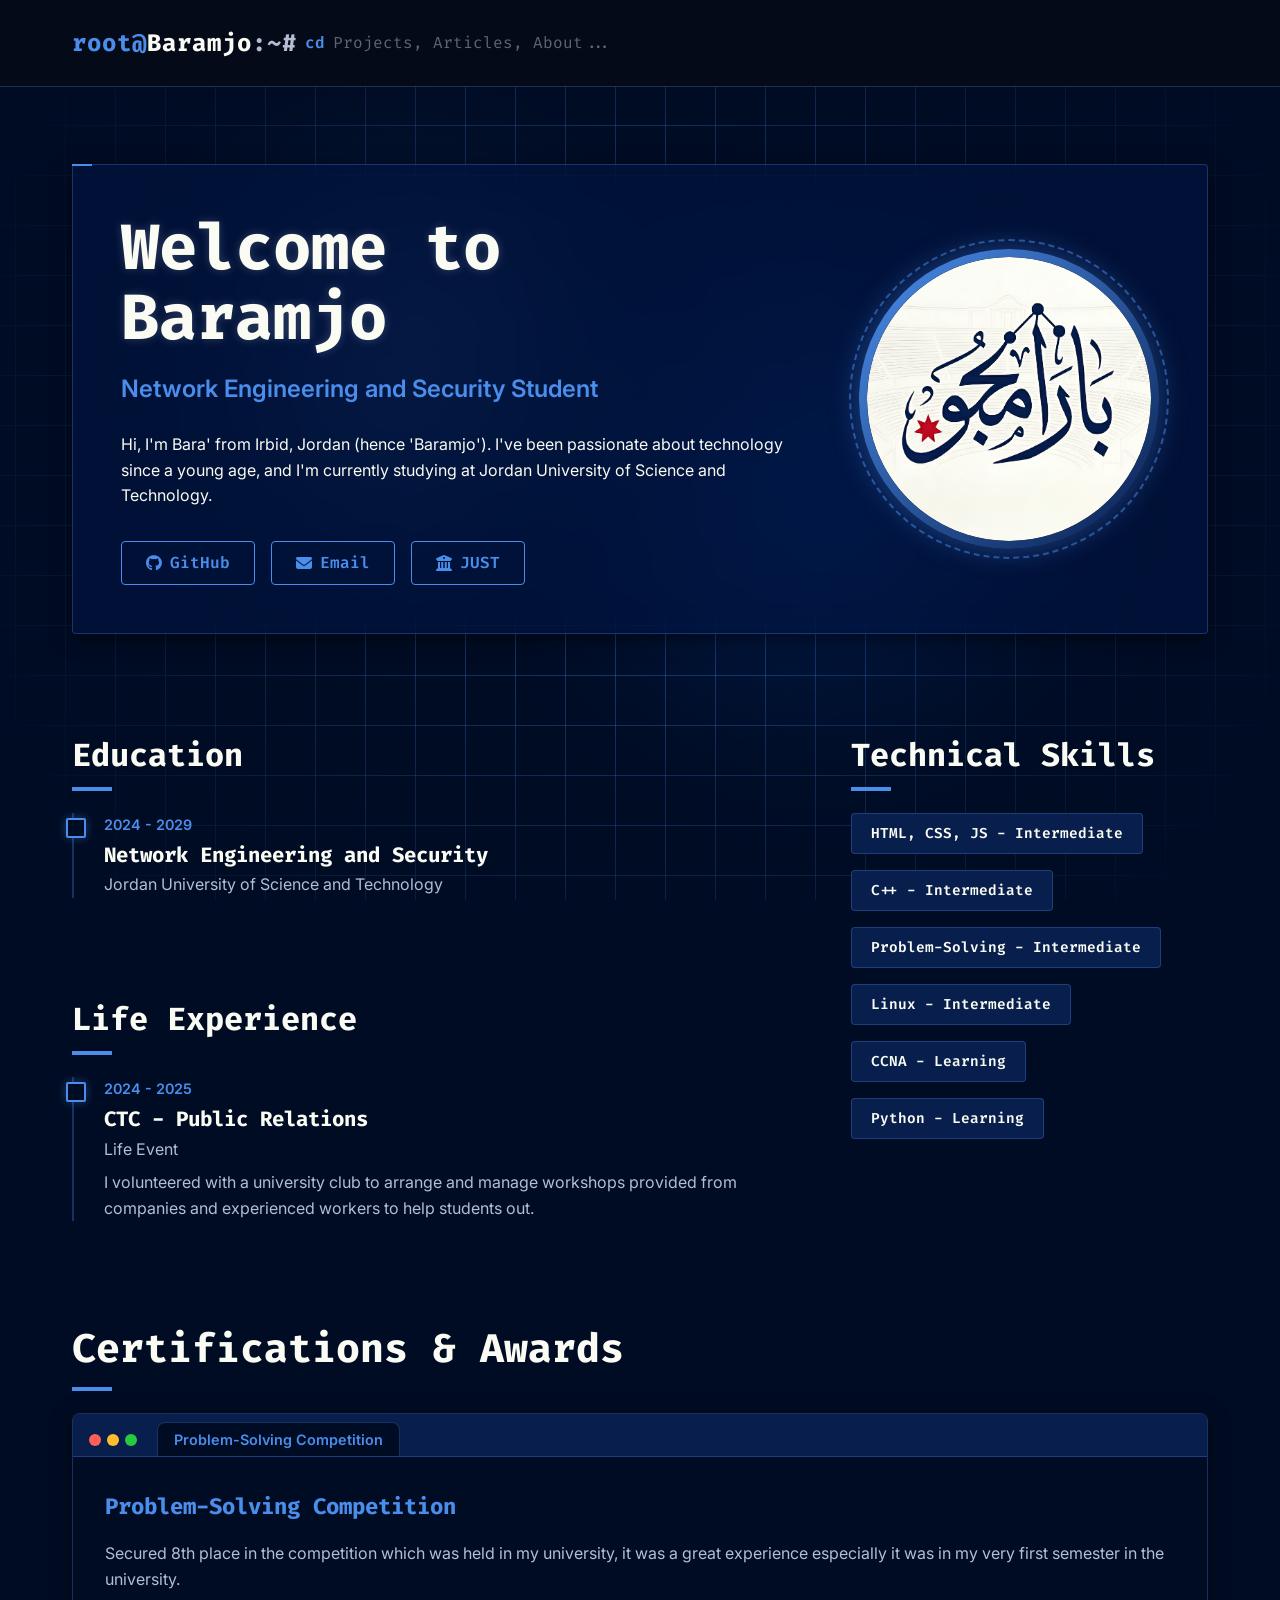
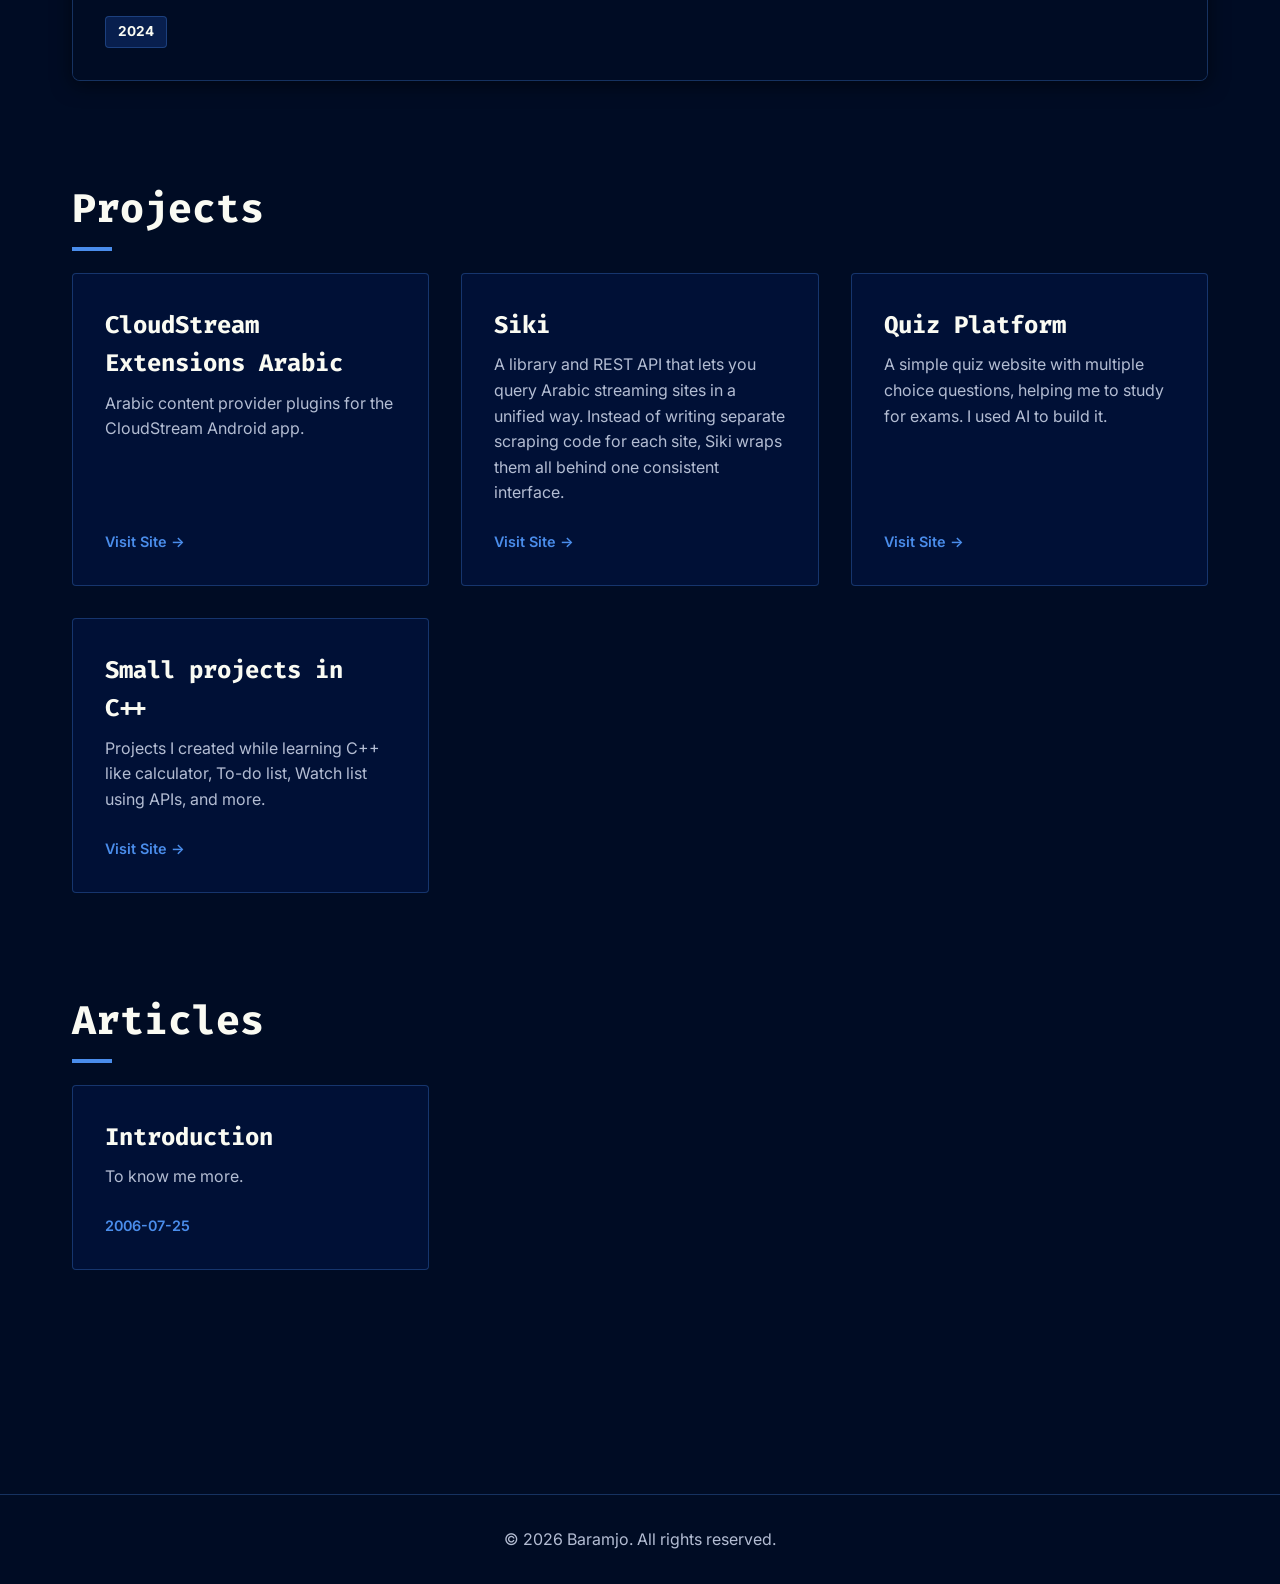
<file: index.html>
<!doctype html>
<html lang="en">
  <head>
    <meta charset="UTF-8" />
    <meta name="viewport" content="width=device-width, initial-scale=1.0" />
    <title>Baramjo</title>
    <link rel="icon" href="logo.png" />
    <link rel="stylesheet" href="css/style.css" />
    <link
      href="https://fonts.googleapis.com/css2?family=Inter:wght@300;400;600;800&family=Fira+Code:wght@400;600;700&family=Outfit:wght@400;700;900&display=swap"
      rel="stylesheet"
    />
    <link rel="stylesheet" href="https://cdnjs.cloudflare.com/ajax/libs/font-awesome/6.4.0/css/all.min.css" />
  </head>

  <body>
    <div class="background-effects">
      <div class="blob blob-1"></div>
      <div class="blob blob-2"></div>
    </div>

    <nav class="navbar">
      <div class="nav-content" style="justify-content: flex-start; gap: 0;">
        <a href="index.html" class="logo-text">Baramjo</a>
        <div class="nav-cli">
          <span class="cli-prompt">cd</span>
          <div class="cli-input-wrapper">
            <input
              type="text"
              id="cli-input"
              placeholder="Projects, Articles, About..."
              autocomplete="off"
              spellcheck="false"
            />
            <ul
              id="cli-suggestions"
              class="cli-suggestions"
              style="display: none"
            ></ul>
          </div>
        </div>
      </div>
    </nav>

    <main class="container">
      <!-- Hero Section -->
      <section id="hero" class="hero-section glass-panel fade-in">
        <!-- Populated by JS -->
      </section>
      <div class="split-section">
        <!-- Timelines -->
        <div class="main-panel">
          <section
            id="experience"
            class="section fade-in"
            style="display: none"
          >
            <h2 class="section-title" style="font-size: 2rem">Experience</h2>
            <div class="timeline" id="experience-timeline"></div>
          </section>

          <section
            id="education-section"
            class="section fade-in"
            style="display: none"
          >
            <h2 class="section-title" style="font-size: 2rem">Education</h2>
            <div class="timeline" id="education-timeline"></div>
          </section>

          <section
            id="life-section"
            class="section fade-in"
            style="display: none"
          >
            <h2 class="section-title" style="font-size: 2rem">
              Life Experience
            </h2>
            <div class="timeline" id="life-timeline"></div>
          </section>
        </div>

        <!-- Side Panels -->
        <div class="side-panel">
          <!-- Technical Skills -->
          <section id="skills" class="section fade-in">
            <h2 class="section-title" style="font-size: 2rem">
              Technical Skills
            </h2>
            <div id="skills-list" class="skills-container">
              <!-- Populated by JS -->
            </div>
          </section>
        </div>
      </div>
      <!-- Achievements Section -->
      <section id="certifications" class="section fade-in" style="display: none">
        <h2 class="section-title">Certifications & Awards</h2>
        <div id="certifications-list" class="skills-container">
          <!-- Populated by JS -->
        </div>
      </section>
      <!-- Sites Section -->
      <section id="projects" class="section fade-in">
        <h2 class="section-title">Projects</h2>
        <div id="projects-grid" class="grid">
          <!-- Populated by JS -->
        </div>
      </section>

      <!-- Blogs Section -->
      <section id="articles" class="section fade-in">
        <h2 class="section-title">Articles</h2>
        <div id="articles-grid" class="grid">
          <!-- Populated by JS -->
        </div>
      </section>
    </main>

    <footer>
      <p>&copy; <span id="year"></span> Baramjo. All rights reserved.</p>
    </footer>

    <script src="js/main.js"></script>
  </body>
</html>
</file>
<file: css/style.css>
:root {
    --bg-primary: #000c24;
    --bg-secondary: #001544;
    --bg-tertiary: #081f4e;
    
    --text-primary: #fafbf3;
    --text-secondary: #b3bdd3;
    
    --accent: #4a8deb;
    --accent-glow: rgba(74, 141, 235, 0.4);
    
    --glass-bg: rgba(0, 21, 68, 0.6);
    --glass-border: rgba(74, 141, 235, 0.3);
    
    --font-heading: 'Fira Code', monospace;
    --font-body: 'Inter', sans-serif;
}

* {
    margin: 0;
    padding: 0;
    box-sizing: border-box;
}

body {
    font-family: var(--font-body);
    background-color: var(--bg-primary);
    color: var(--text-primary);
    line-height: 1.6;
    overflow-x: hidden;
    position: relative;
}

html {
    scroll-behavior: smooth;
}

/* Background Effects - Network Grid */
.background-effects {
    position: fixed;
    top: 0;
    left: 0;
    width: 100vw;
    height: 100vh;
    z-index: -1;
    overflow: hidden;
    pointer-events: none;
    background-color: var(--bg-primary);
    background-image: 
        linear-gradient(var(--glass-border) 1px, transparent 1px),
        linear-gradient(90deg, var(--glass-border) 1px, transparent 1px);
    background-size: 50px 50px;
    background-position: center center;
}

.background-effects::after {
    content: '';
    position: absolute;
    top: 0; left: 0; right: 0; bottom: 0;
    background: radial-gradient(circle at center, transparent 30%, var(--bg-primary) 90%);
}

.blob {
    position: absolute;
    border-radius: 50%;
    filter: blur(60px);
    opacity: 0.2;
    animation: float 15s infinite alternate ease-in-out;
}

.blob-1 {
    top: 10%;
    left: 10%;
    width: 40vw;
    height: 40vw;
    background: radial-gradient(circle, var(--accent) 0%, transparent 70%);
}

.blob-2 {
    bottom: 10%;
    right: 10%;
    width: 50vw;
    height: 50vw;
    background: radial-gradient(circle, #0066ff 0%, transparent 70%);
    animation-delay: -7s;
}

@keyframes float {
    0% { transform: translate(0, 0) scale(1); }
    100% { transform: translate(5%, 10%) scale(1.1); }
}

/* Navbar */
.navbar {
    position: fixed;
    top: 0;
    width: 100%;
    padding: 1.5rem 0;
    z-index: 100;
    backdrop-filter: blur(10px);
    background: rgba(5, 10, 20, 0.8);
    border-bottom: 1px solid var(--glass-border);
}

.nav-content {
    max-width: 1200px;
    margin: 0 auto;
    padding: 0 2rem;
    display: flex;
    justify-content: space-between;
    align-items: center;
}

.logo-text {
    font-family: var(--font-heading);
    font-size: 1.5rem;
    font-weight: 700;
    color: var(--text-primary);
    text-decoration: none;
    letter-spacing: 1px;
}
.logo-text::before {
    content: 'root@';
    color: var(--accent);
}
.logo-text::after {
    content: ':~#';
    color: var(--text-secondary);
}

/* CLI Navbar */
.nav-cli {
    display: flex;
    align-items: center;
    width: 100%;
    max-width: 350px;
    position: relative;
    margin-left: 0.5rem;
}

.cli-prompt {
    font-family: var(--font-heading);
    color: var(--accent);
    margin-right: 0.5rem;
    font-weight: 600;
}

.cli-input-wrapper {
    flex: 1;
}

#cli-input {
    width: 100%;
    background: transparent;
    border: none;
    color: var(--text-primary);
    font-family: var(--font-heading);
    font-size: 1rem;
    outline: none;
}

#cli-input::placeholder {
    color: var(--text-secondary);
    opacity: 0.5;
}

.cli-suggestions {
    position: absolute;
    top: calc(100% + 0.5rem);
    left: 0;
    width: 100%;
    background: var(--bg-primary);
    border: 1px solid var(--glass-border);
    border-radius: 4px;
    list-style: none;
    box-shadow: 0 4px 10px rgba(0,0,0,0.5);
    z-index: 200;
    overflow: hidden;
}

.cli-suggestions li {
    padding: 0.5rem 1rem;
    cursor: pointer;
    font-family: var(--font-heading);
    color: var(--text-secondary);
    transition: background 0.2s, color 0.2s;
}

.cli-suggestions li:hover, .cli-suggestions li.selected {
    background: var(--bg-tertiary);
    color: var(--accent);
}

/* Container */
.container {
    max-width: 1200px;
    margin: 0 auto;
    padding: 100px 2rem 4rem;
}

/* Utility Classes */
.glass-panel {
    background: var(--glass-bg);
    backdrop-filter: blur(16px);
    -webkit-backdrop-filter: blur(16px);
    border: 1px solid var(--glass-border);
    border-radius: 4px;
    padding: 3rem;
    box-shadow: 0 4px 20px rgba(0, 0, 0, 0.5);
    position: relative;
}
.glass-panel::before {
    content: '';
    position: absolute;
    top: -1px; left: -1px;
    width: 20px; height: 2px;
    background: var(--accent);
}

.section-title {
    font-family: var(--font-heading);
    font-size: 2.5rem;
    margin-bottom: 2rem;
    position: relative;
    display: inline-block;
}

.section-title::after {
    content: '';
    position: absolute;
    bottom: -10px;
    left: 0;
    width: 40px;
    height: 4px;
    background: var(--accent);
}

.section {
    margin-bottom: 6rem;
    scroll-margin-top: 100px;
}

/* Hero Section */
.hero-section {
    display: flex;
    align-items: center;
    gap: 4rem;
    margin-top: 4rem;
    margin-bottom: 6rem;
}

.hero-content {
    flex: 1;
}

.hero-title {
    font-family: var(--font-heading);
    font-size: 4rem;
    line-height: 1.1;
    margin-bottom: 1rem;
    color: var(--text-primary);
    text-shadow: 0 0 10px rgba(230, 240, 255, 0.2);
}

.hero-subtitle {
    font-size: 1.5rem;
    color: var(--accent);
    margin-bottom: 1.5rem;
    font-weight: 600;
}

.social-links {
    display: flex;
    gap: 1rem;
    margin-top: 2rem;
}

.social-btn {
    display: inline-flex;
    align-items: center;
    gap: 0.5rem;
    padding: 0.5rem 1.5rem;
    background: transparent;
    color: var(--accent);
    border: 1px solid var(--accent);
    border-radius: 4px;
    text-decoration: none;
    font-family: var(--font-heading);
    font-weight: 600;
    transition: background 0.3s, color 0.3s;
}

.social-btn:hover {
    background: var(--accent);
    color: var(--bg-primary);
}

.hero-image-container {
    flex-shrink: 0;
    width: 300px;
    height: 300px;
    border-radius: 50%;
    padding: 8px;
    background: linear-gradient(135deg, var(--accent), var(--bg-tertiary));
    box-shadow: 0 0 30px var(--accent-glow);
    position: relative;
}

.hero-image-container::after {
    content: '';
    position: absolute;
    top: -10px; left: -10px; right: -10px; bottom: -10px;
    border: 2px dashed var(--accent);
    border-radius: 50%;
    animation: spinRing 20s linear infinite;
    opacity: 0.5;
    pointer-events: none;
}

@keyframes spinRing {
    0% { transform: rotate(0deg); }
    100% { transform: rotate(360deg); }
}

.hero-image {
    width: 100%;
    height: 100%;
    object-fit: cover;
    border-radius: 50%;
    background-color: var(--bg-primary);
}

/* Grid Layouts */
.grid {
    display: grid;
    grid-template-columns: repeat(auto-fill, minmax(300px, 1fr));
    gap: 2rem;
}

.card {
    background: var(--glass-bg);
    border: 1px solid var(--glass-border);
    border-radius: 4px;
    padding: 2rem;
    transition: transform 0.3s, box-shadow 0.3s, border-color 0.3s;
    text-decoration: none;
    color: inherit;
    display: flex;
    flex-direction: column;
    height: 100%;
    position: relative;
    overflow: hidden;
}

.card::before {
    content: '';
    position: absolute;
    top: 0; left: 0; right: 0;
    height: 2px;
    background: var(--accent);
    transform: scaleX(0);
    transform-origin: left;
    transition: transform 0.3s ease;
}

.card:hover {
    transform: translateY(-5px);
    box-shadow: 0 10px 30px rgba(0,0,0,0.5);
    border-color: var(--accent);
}

.card:hover::before {
    transform: scaleX(1);
}

.card h3 {
    font-family: var(--font-heading);
    font-size: 1.5rem;
    margin-bottom: 0.5rem;
    color: var(--text-primary);
}

.card p {
    color: var(--text-secondary);
    flex-grow: 1;
}

.card-meta {
    margin-top: 1.5rem;
    font-size: 0.9rem;
    color: var(--accent);
    font-weight: 600;
}

/* Split Section */
.split-section {
    display: flex;
    gap: 4rem;
}

.side-panel {
    flex: 1;
    min-width: 300px;
}

.main-panel {
    flex: 2;
}

/* Skills */
.skills-container {
    display: flex;
    flex-wrap: wrap;
    gap: 1rem;
}

.skill-tag {
    background: var(--bg-tertiary);
    border: 1px solid var(--glass-border);
    padding: 0.5rem 1.2rem;
    border-radius: 4px;
    font-family: var(--font-heading);
    font-weight: 600;
    font-size: 0.9rem;
    transition: all 0.3s ease;
    color: var(--text-primary);
}

.skill-tag:hover {
    background: rgba(0, 255, 204, 0.1);
    border-color: var(--accent);
    box-shadow: 0 0 15px var(--accent-glow);
}

/* Timeline */
.timeline {
    position: relative;
    padding-left: 2rem;
}

.timeline::before {
    content: '';
    position: absolute;
    left: 0;
    top: 0;
    height: 100%;
    width: 2px;
    background: var(--glass-border);
}

.timeline-item {
    position: relative;
    margin-bottom: 2.5rem;
}

.timeline-item::before {
    content: '';
    position: absolute;
    left: -2.35rem;
    top: 5px;
    width: 16px;
    height: 16px;
    border-radius: 2px;
    background: var(--bg-primary);
    border: 2px solid var(--accent);
    box-shadow: 0 0 10px var(--accent-glow);
}

.timeline-date {
    font-size: 0.9rem;
    color: var(--accent);
    font-weight: 600;
    margin-bottom: 0.2rem;
}

.timeline-title {
    font-family: var(--font-heading);
    font-size: 1.3rem;
    color: var(--text-primary);
}

.timeline-subtitle {
    font-size: 1rem;
    color: var(--text-secondary);
    margin-bottom: 0.5rem;
}

.timeline-desc {
    color: var(--text-secondary);
}

/* Blog Specific */
.blog-container {
    max-width: 800px;
    margin: 0 auto;
}

.back-btn {
    display: inline-block;
    margin-bottom: 2rem;
    color: var(--accent);
    text-decoration: none;
    font-weight: 600;
    transition: opacity 0.3s;
}

.back-btn:hover {
    opacity: 0.8;
}

.blog-header {
    margin-bottom: 3rem;
    padding-bottom: 2rem;
    border-bottom: 1px solid var(--glass-border);
}

.blog-header h1 {
    font-family: var(--font-heading);
    font-size: 3rem;
    line-height: 1.2;
    margin-bottom: 1rem;
}

.blog-header .date {
    color: var(--text-secondary);
}

.markdown-body {
    color: var(--text-secondary);
    font-size: 1.1rem;
}

.markdown-body h1, 
.markdown-body h2, 
.markdown-body h3 {
    color: var(--text-primary);
    font-family: var(--font-heading);
    margin-top: 2rem;
    margin-bottom: 1rem;
}

.markdown-body p {
    margin-bottom: 1.5rem;
}

.markdown-body a {
    color: var(--accent);
    text-decoration: none;
}

.markdown-body a:hover {
    text-decoration: underline;
}

.markdown-body ul, .markdown-body ol {
    margin-bottom: 1.5rem;
    padding-left: 2rem;
}

.markdown-body code {
    background: rgba(0,0,0,0.3);
    padding: 0.2em 0.4em;
    border-radius: 4px;
    font-family: monospace;
}

.markdown-body pre {
    background: rgba(0,0,0,0.5);
    padding: 1.5rem;
    border-radius: 8px;
    overflow-x: auto;
    margin-bottom: 1.5rem;
    border: 1px solid var(--glass-border);
}

.markdown-body blockquote {
    border-left: 4px solid var(--accent);
    padding-left: 1rem;
    margin-left: 0;
    color: var(--text-secondary);
    font-style: italic;
}

.markdown-body img {
    max-width: 100%;
    height: auto;
    display: block;
    margin: 1.5rem auto;
    border-radius: 4px;
}

footer {
    text-align: center;
    padding: 2rem;
    color: var(--text-secondary);
    border-top: 1px solid var(--glass-border);
    margin-top: 4rem;
}

/* Animations */
.fade-in {
    opacity: 0;
    transform: translateY(20px);
    transition: opacity 0.8s ease, transform 0.8s ease;
}

.fade-in.visible {
    opacity: 1;
    transform: translateY(0);
}

/* Browser Mockup for Achievements */
.browser-mockup {
    background: var(--bg-primary);
    border: 1px solid var(--glass-border);
    border-radius: 8px;
    overflow: hidden;
    box-shadow: 0 4px 20px rgba(0, 0, 0, 0.5);
    display: flex;
    flex-direction: column;
    width: 100%;
}

.browser-header {
    background: var(--bg-tertiary);
    border-bottom: 1px solid var(--glass-border);
    display: flex;
    align-items: flex-end;
    padding: 8px 8px 0 8px;
    gap: 4px;
    overflow-x: auto;
}

.browser-header::-webkit-scrollbar {
    height: 4px;
}
.browser-header::-webkit-scrollbar-thumb {
    background: var(--glass-border);
    border-radius: 2px;
}

.browser-tab {
    background: rgba(0, 0, 0, 0.2);
    border: 1px solid var(--glass-border);
    border-bottom: none;
    border-radius: 8px 8px 0 0;
    padding: 8px 16px;
    color: var(--text-secondary);
    font-family: var(--font-body);
    font-size: 0.9rem;
    cursor: pointer;
    white-space: nowrap;
    transition: background 0.2s, color 0.2s;
    outline: none;
}

.browser-tab:hover {
    background: rgba(255, 255, 255, 0.05);
    color: var(--text-primary);
}

.browser-tab.active {
    background: var(--bg-primary);
    color: var(--accent);
    border-color: var(--glass-border);
    border-bottom: 1px solid var(--bg-primary);
    margin-bottom: -1px;
    font-weight: 600;
}

.browser-body {
    padding: 2rem;
    min-height: 150px;
    color: var(--text-primary);
    background: var(--bg-primary);
}

.browser-body h3 {
    font-family: var(--font-heading);
    color: var(--accent);
    margin-bottom: 1rem;
    font-size: 1.4rem;
}

.browser-body p {
    color: var(--text-secondary);
}

.browser-body .year {
    display: inline-block;
    margin-top: 1.5rem;
    font-size: 0.85rem;
    color: var(--text-primary);
    background: var(--bg-tertiary);
    border: 1px solid var(--glass-border);
    padding: 4px 12px;
    border-radius: 4px;
    font-weight: bold;
}

/* Responsive */
@media (max-width: 768px) {
    .nav-content {
        padding: 0 1rem;
    }
    
    .container {
        padding: 80px 1rem 3rem;
    }

    .glass-panel {
        padding: 1.5rem;
    }

    .hero-section {
        flex-direction: column-reverse;
        text-align: center;
        gap: 2rem;
        margin-top: 2rem;
        margin-bottom: 4rem;
    }

    .hero-title {
        font-size: 3rem;
    }

    .social-links {
        justify-content: center;
        flex-wrap: wrap;
    }

    .split-section {
        flex-direction: column;
        gap: 2rem;
    }

    .section {
        margin-bottom: 4rem;
    }

    .grid {
        grid-template-columns: repeat(auto-fit, minmax(250px, 1fr));
        gap: 1.25rem;
    }

    .timeline {
        padding-left: 1.5rem;
    }
    
    .timeline-item::before {
        left: -1.85rem;
        width: 12px;
        height: 12px;
        top: 7px;
    }

    .blog-header {
        margin-bottom: 2rem;
        padding-bottom: 1.5rem;
    }

    .blog-header h1 {
        font-size: 2.2rem;
    }

    .browser-body {
        padding: 1.25rem;
    }
}

@media (max-width: 480px) {
    .navbar {
        padding: 1rem 0;
    }

    .nav-content {
        flex-direction: column;
        align-items: stretch;
        gap: 0.75rem;
    }

    .nav-cli {
        margin-left: 0;
        max-width: 100%;
    }

    .logo-text {
        font-size: 1.25rem;
        text-align: center;
    }

    .hero-title {
        font-size: 2.2rem;
    }

    .hero-subtitle {
        font-size: 1.25rem;
    }

    .hero-image-container {
        width: 200px;
        height: 200px;
    }
    
    .hero-image-container::after {
        top: -6px; left: -6px; right: -6px; bottom: -6px;
    }

    .blog-header h1 {
        font-size: 1.8rem;
    }
    
    .markdown-body {
        font-size: 1rem;
    }
}
</file>
